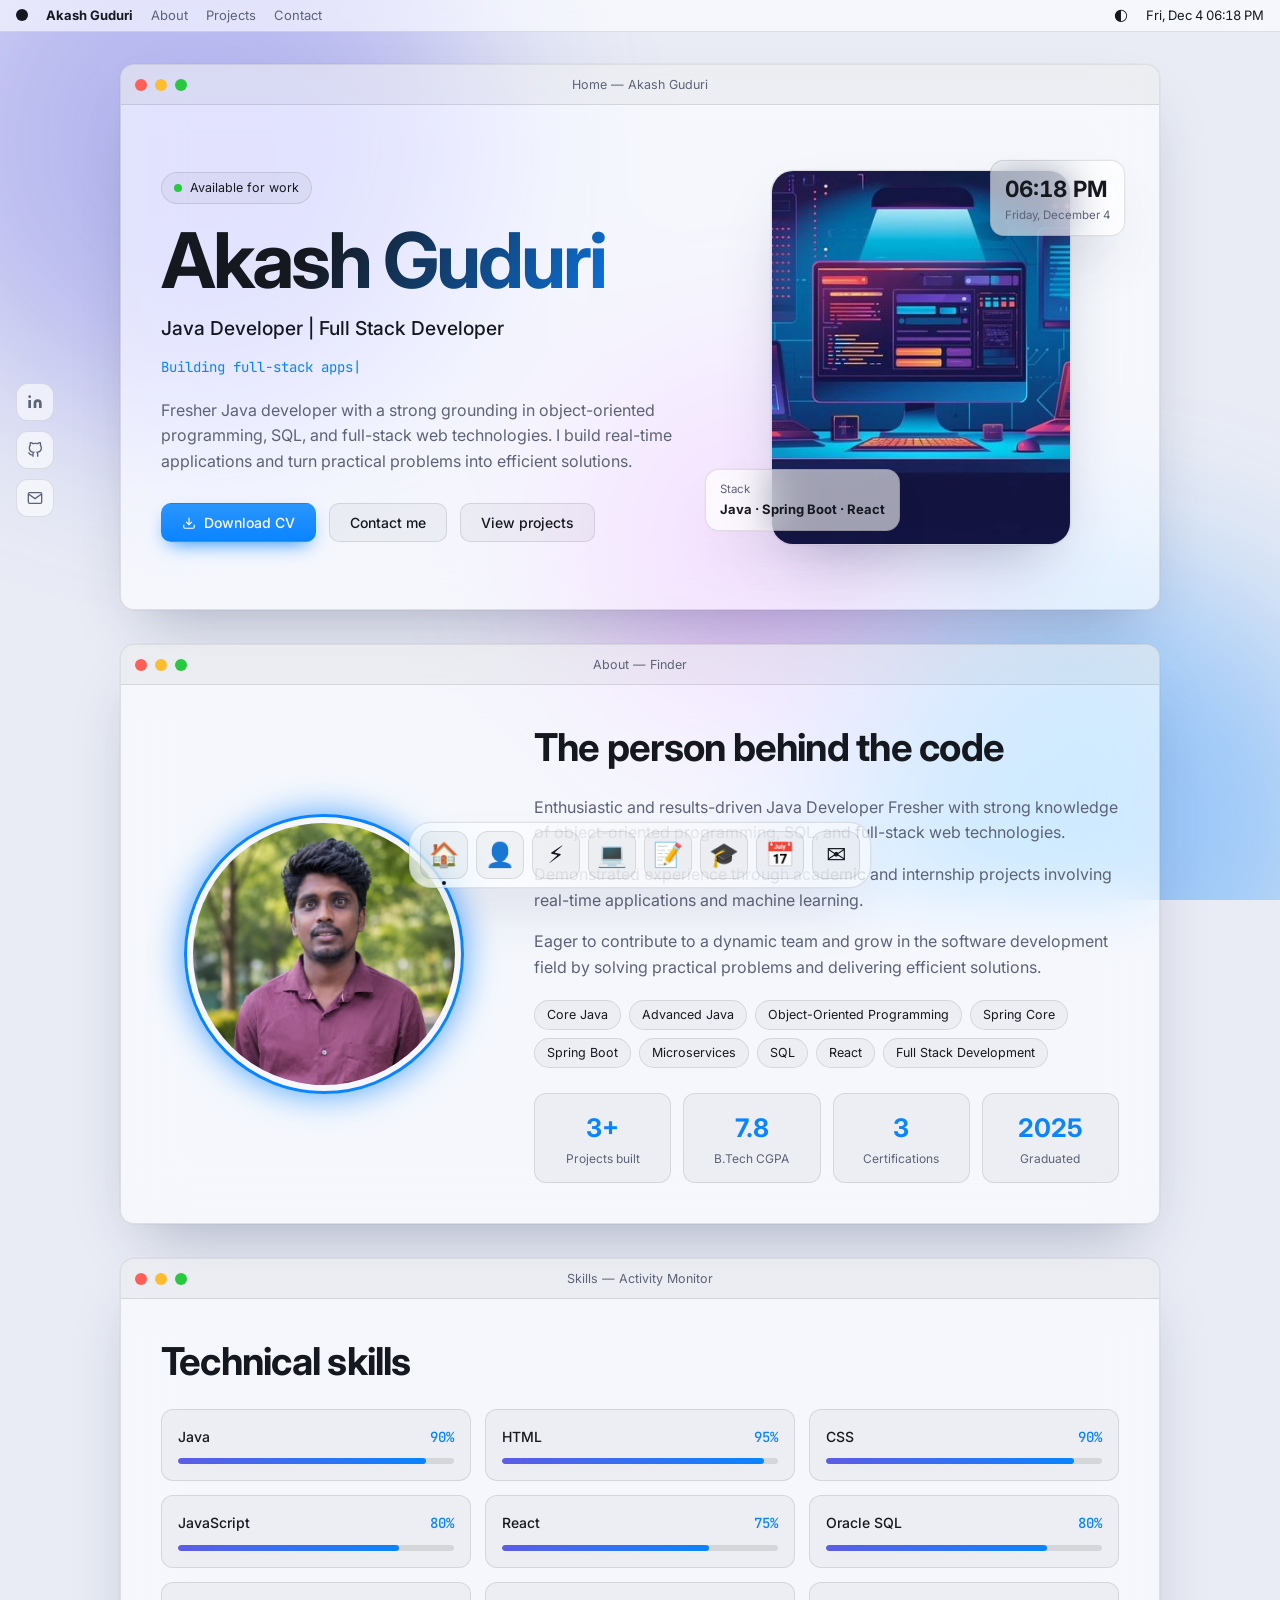
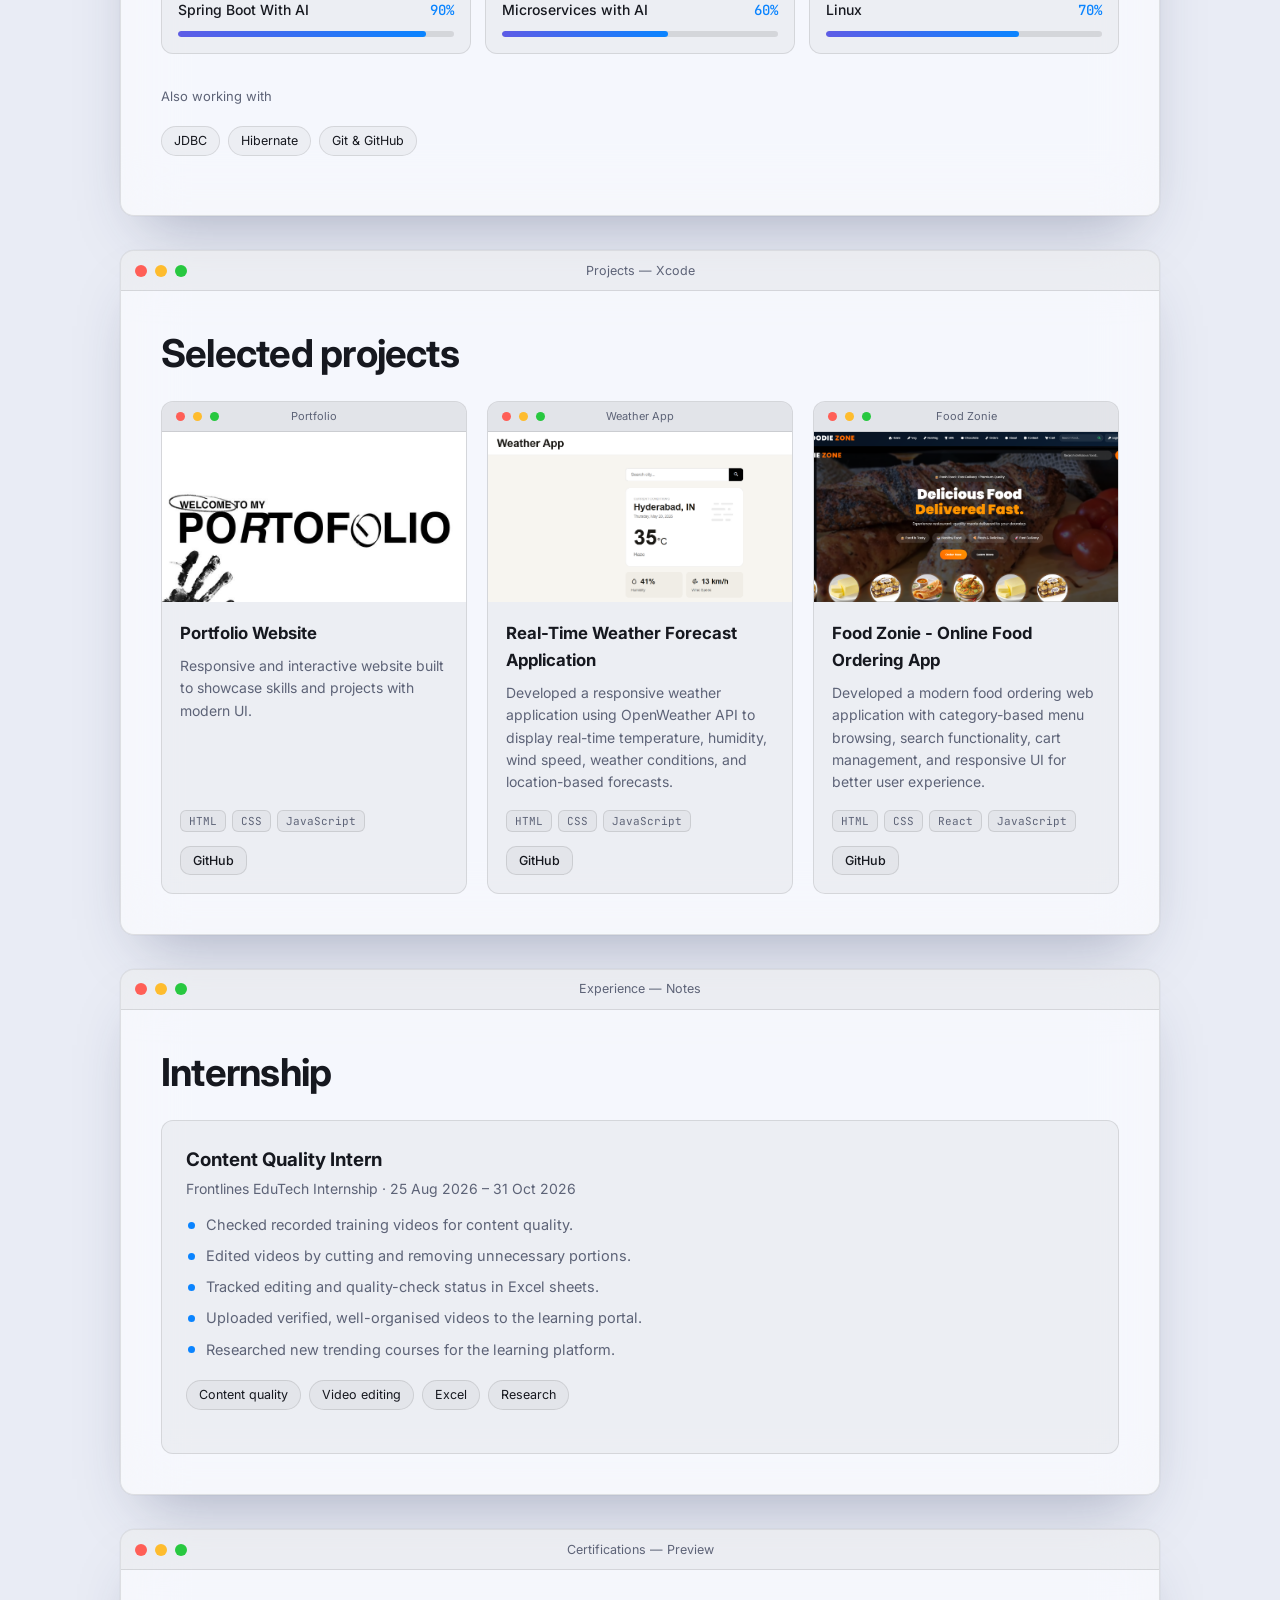
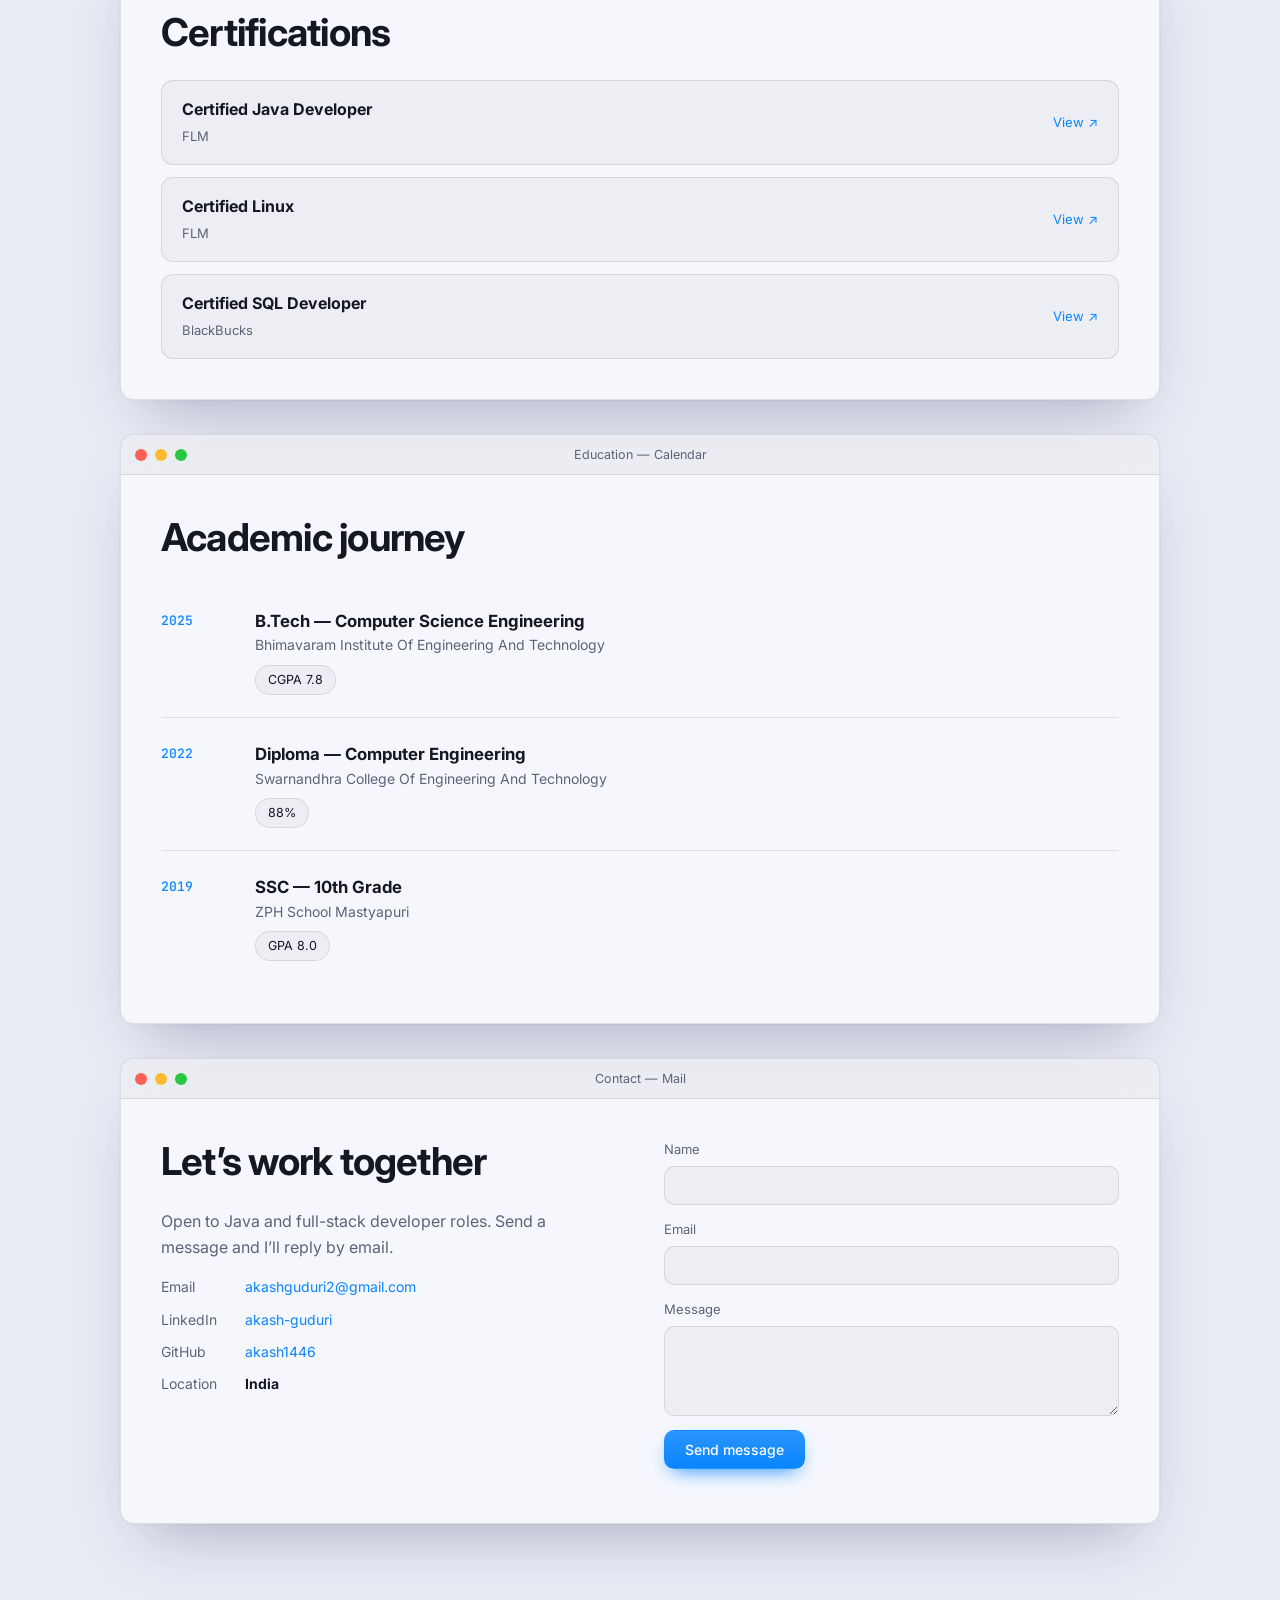
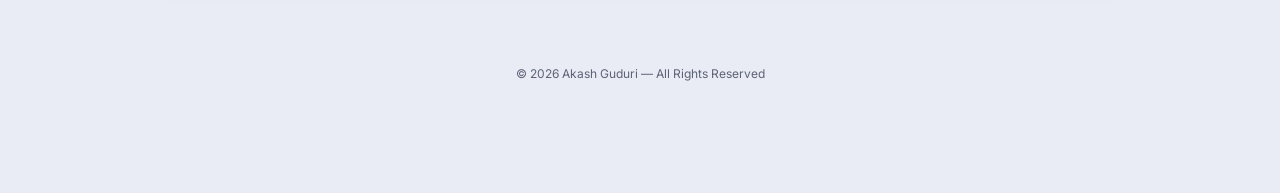
<file: index.html>
<!DOCTYPE html>
<html lang="en" data-theme="dark">

<head>
  <meta charset="UTF-8" />
  <meta name="viewport" content="width=device-width, initial-scale=1.0, viewport-fit=cover" />
  <title>Akash Guduri — Java Full Stack Developer</title>
  <meta name="description" content="Akash Guduri Portfolio - Java Full Stack Developer" />
  <link rel="preconnect" href="https://fonts.googleapis.com" />
  <link rel="preconnect" href="https://fonts.gstatic.com" crossorigin />
  <link
    href="https://fonts.googleapis.com/css2?family=Inter:wght@300;400;500;600;700&family=JetBrains+Mono:wght@400;500&display=swap"
    rel="stylesheet" />
  <link rel="stylesheet" href="style.css" />
</head>

<body>
  <div id="loader">
    <div class="ld-logo"></div>
    <div class="ld-bar"><i></i></div>
  </div>
  <div class="wallpaper" aria-hidden="true"><i></i><i></i><i></i></div>

  <!-- MENU BAR -->
  <header class="menubar">
    <div class="mb-left">
      <span class="apple"></span>
      <b>Akash Guduri</b>
      <a href="#about">About</a><a href="#projects">Projects</a><a href="#contact">Contact</a>
    </div>
    <div class="mb-right">
      <button id="theme" aria-label="Toggle dark and light mode">◐</button>
      <span id="clock"></span>
    </div>
  </header>

  <!-- SOCIAL FLOAT (kept) -->
  <div class="social-float">
    <a href="https://www.linkedin.com/in/akash-guduri/" target="_blank" rel="noopener" title="LinkedIn"
      aria-label="LinkedIn">
      <svg width="16" height="16" viewBox="0 0 24 24" fill="currentColor">
        <path d="M16 8a6 6 0 0 1 6 6v7h-4v-7a2 2 0 0 0-2-2 2 2 0 0 0-2 2v7h-4v-7a6 6 0 0 1 6-6z" />
        <rect x="2" y="9" width="4" height="12" />
        <circle cx="4" cy="4" r="2" />
      </svg>
    </a>
    <a href="https://github.com/akash1446" target="_blank" rel="noopener" title="GitHub" aria-label="GitHub">
      <svg width="16" height="16" viewBox="0 0 24 24" fill="none" stroke="currentColor" stroke-width="2">
        <path
          d="M9 19c-5 1.5-5-2.5-7-3m14 6v-3.87a3.37 3.37 0 0 0-.94-2.61c3.14-.35 6.44-1.54 6.44-7A5.44 5.44 0 0 0 20 4.77 5.07 5.07 0 0 0 19.91 1S18.73.65 16 2.48a13.38 13.38 0 0 0-7 0C6.27.65 5.09 1 5.09 1A5.07 5.07 0 0 0 5 4.77a5.44 5.44 0 0 0-1.5 3.78c0 5.42 3.3 6.61 6.44 7A3.37 3.37 0 0 0 9 18.13V22" />
      </svg>
    </a>
    <a href="mailto:akashguduri2@gmail.com" title="Email" aria-label="Email">
      <svg width="16" height="16" viewBox="0 0 24 24" fill="none" stroke="currentColor" stroke-width="2">
        <path d="M4 4h16c1.1 0 2 .9 2 2v12c0 1.1-.9 2-2 2H4c-1.1 0-2-.9-2-2V6c0-1.1.9-2 2-2z" />
        <polyline points="22,6 12,13 2,6" />
      </svg>
    </a>
  </div>

  <main>
    <!-- HOME -->
    <section id="home" class="win hero">
      <div class="tb"><i class="r"></i><i class="y"></i><i class="g"></i><span>Home — Akash Guduri</span></div>
      <div class="wb hero-grid">
        <div class="hero-left">
          <div class="pill"><i class="dot"></i>Available for work</div>
          <h1>Akash Guduri</h1>
          <p class="hero-role">Java Developer | Full Stack Developer</p>
          <div class="hero-typed" id="typed-el"></div>
          <p class="lead">Fresher Java developer with a strong grounding in object-oriented programming, SQL, and
            full-stack web technologies. I build real-time applications and turn practical problems into efficient
            solutions.</p>
          <div class="btn-group">
            <a href="Images/Akash_Guduri_JFS.docx" download class="btn btn-primary">
              <svg width="14" height="14" viewBox="0 0 24 24" fill="none" stroke="currentColor" stroke-width="2">
                <path d="M21 15v4a2 2 0 0 1-2 2H5a2 2 0 0 1-2-2v-4" />
                <polyline points="7 10 12 15 17 10" />
                <line x1="12" y1="15" x2="12" y2="3" />
              </svg>
              Download CV
            </a>
            <a href="#contact" class="btn btn-ghost">Contact me</a>
            <a href="#projects" class="btn btn-ghost">View projects</a>
          </div>
        </div>
        <div class="hero-right">
          <div class="hero-img-wrap">
            <img src="Images/developer.jpg" alt="Akash Guduri"
              onerror="this.parentNode.innerHTML='<div class=\'ph\'><span>AG</span></div>'" />
          </div>
          <div class="widget w-clock"><b id="w-time"></b><small id="w-date"></small></div>
          <div class="widget w-stack"><small>Stack</small><b>Java · Spring Boot · React</b></div>
        </div>
      </div>
    </section>

    <!-- ABOUT -->
    <section id="about" class="win">
      <div class="tb"><i class="r"></i><i class="y"></i><i class="g"></i><span>About — Finder</span></div>
      <div class="wb about-grid">
        <div class="about-photo fade-in">
          <img src="Images/Akasim.png" alt="Akash Guduri"
            onerror="this.parentNode.innerHTML='<div class=\'ph\'><span>AG</span></div>'" />
        </div>
        <div class="fade-in">
          <h2 class="title">The person behind the code</h2>
          <p>Enthusiastic and results-driven Java Developer Fresher with strong knowledge of object-oriented
            programming, SQL, and full-stack web technologies.</p>
          <p>Demonstrated experience through academic and internship projects involving real-time applications and
            machine learning.</p>
          <p>Eager to contribute to a dynamic team and grow in the software development field by solving practical
            problems and delivering efficient solutions.</p>
          <div class="chips" id="focus"></div>
          <div class="about-stats">
            <div class="stat-item">
              <div class="stat-num">3+</div>
              <div class="stat-label">Projects built</div>
            </div>
            <div class="stat-item">
              <div class="stat-num">7.8</div>
              <div class="stat-label">B.Tech CGPA</div>
            </div>
            <div class="stat-item">
              <div class="stat-num">3</div>
              <div class="stat-label">Certifications</div>
            </div>
            <div class="stat-item">
              <div class="stat-num">2025</div>
              <div class="stat-label">Graduated</div>
            </div>
          </div>
        </div>
      </div>
    </section>

    <!-- SKILLS -->
    <section id="skills" class="win">
      <div class="tb"><i class="r"></i><i class="y"></i><i class="g"></i><span>Skills — Activity Monitor</span></div>
      <div class="wb">
        <h2 class="title">Technical skills</h2>
        <div class="skills-grid" id="skill-list"></div>
        <p class="sub">Also working with</p>
        <div class="chips" id="more-skills"></div>
      </div>
    </section>

    <!-- PROJECTS -->
    <section id="projects" class="win">
      <div class="tb"><i class="r"></i><i class="y"></i><i class="g"></i><span>Projects — Xcode</span></div>
      <div class="wb">
        <h2 class="title">Selected projects</h2>
        <div class="projects-grid" id="project-list"></div>
      </div>
    </section>

    <!-- EXPERIENCE -->
    <section id="experience" class="win">
      <div class="tb"><i class="r"></i><i class="y"></i><i class="g"></i><span>Experience — Notes</span></div>
      <div class="wb">
        <h2 class="title">Internship</h2>
        <div class="card fade-in">
          <h3>Content Quality Intern</h3>
          <p class="inst">Frontlines EduTech Internship · 25 Aug 2026 – 31 Oct 2026</p>
          <ul class="points">
            <li>Checked recorded training videos for content quality.</li>
            <li>Edited videos by cutting and removing unnecessary portions.</li>
            <li>Tracked editing and quality-check status in Excel sheets.</li>
            <li>Uploaded verified, well-organised videos to the learning portal.</li>
            <li>Researched new trending courses for the learning platform.</li>
          </ul>
          <div class="chips"><span class="chip">Content quality</span><span class="chip">Video editing</span><span
              class="chip">Excel</span><span class="chip">Research</span></div>
          <!-- TODO: add the company name next to the role when you want it shown -->
        </div>
      </div>
    </section>

    <!-- CERTIFICATIONS -->
    <section id="certifications" class="win">
      <div class="tb"><i class="r"></i><i class="y"></i><i class="g"></i><span>Certifications — Preview</span></div>
      <div class="wb">
        <h2 class="title">Certifications</h2>
        <div class="cert-list" id="cert-list"></div>
      </div>
    </section>

    <!-- EDUCATION -->
    <section id="education" class="win">
      <div class="tb"><i class="r"></i><i class="y"></i><i class="g"></i><span>Education — Calendar</span></div>
      <div class="wb">
        <h2 class="title">Academic journey</h2>
        <div class="edu-list">
          <div class="edu-item fade-in">
            <div class="edu-year">2025</div>
            <div>
              <h3>B.Tech — Computer Science Engineering</h3>
              <p class="inst">Bhimavaram Institute Of Engineering And Technology</p><span class="chip">CGPA 7.8</span>
            </div>
          </div>
          <div class="edu-item fade-in">
            <div class="edu-year">2022</div>
            <div>
              <h3>Diploma — Computer Engineering</h3>
              <p class="inst">Swarnandhra College Of Engineering And Technology</p><span class="chip">88%</span>
            </div>
          </div>
          <div class="edu-item fade-in">
            <div class="edu-year">2019</div>
            <div>
              <h3>SSC — 10th Grade</h3>
              <p class="inst">ZPH School Mastyapuri</p><span class="chip">GPA 8.0</span>
            </div>
          </div>
        </div>
      </div>
    </section>

    <!-- CONTACT -->
    <section id="contact" class="win">
      <div class="tb"><i class="r"></i><i class="y"></i><i class="g"></i><span>Contact — Mail</span></div>
      <div class="wb contact-grid">
        <div>
          <h2 class="title">Let’s work together</h2>
          <p>Open to Java and full-stack developer roles. Send a message and I’ll reply by email.</p>
          <ul class="contact-list">
            <li><span>Email</span><a href="mailto:akashguduri2@gmail.com">akashguduri2@gmail.com</a></li>
            <li><span>LinkedIn</span><a href="https://www.linkedin.com/in/akash-guduri/" target="_blank"
                rel="noopener">akash-guduri</a></li>
            <li><span>GitHub</span><a href="https://github.com/akash1446" target="_blank" rel="noopener">akash1446</a>
            </li>
            <li><span>Location</span><b>India</b></li>
          </ul>
        </div>
        <form id="contact-form" class="form">
          <label>Name<input name="name" required autocomplete="name" /></label>
          <label>Email<input name="email" type="email" required autocomplete="email" /></label>
          <label>Message<textarea name="msg" rows="4" required></textarea></label>
          <button class="btn btn-primary" type="submit">Send message</button>
          <small id="form-note"></small>
        </form>
      </div>
    </section>
  </main>

  <footer>© 2026 Akash Guduri — All Rights Reserved</footer>

  <!-- DOCK -->
  <nav class="dock" id="dock" aria-label="Main navigation"></nav>

  <script src="script.js"></script>
</body>

</html>
</file>
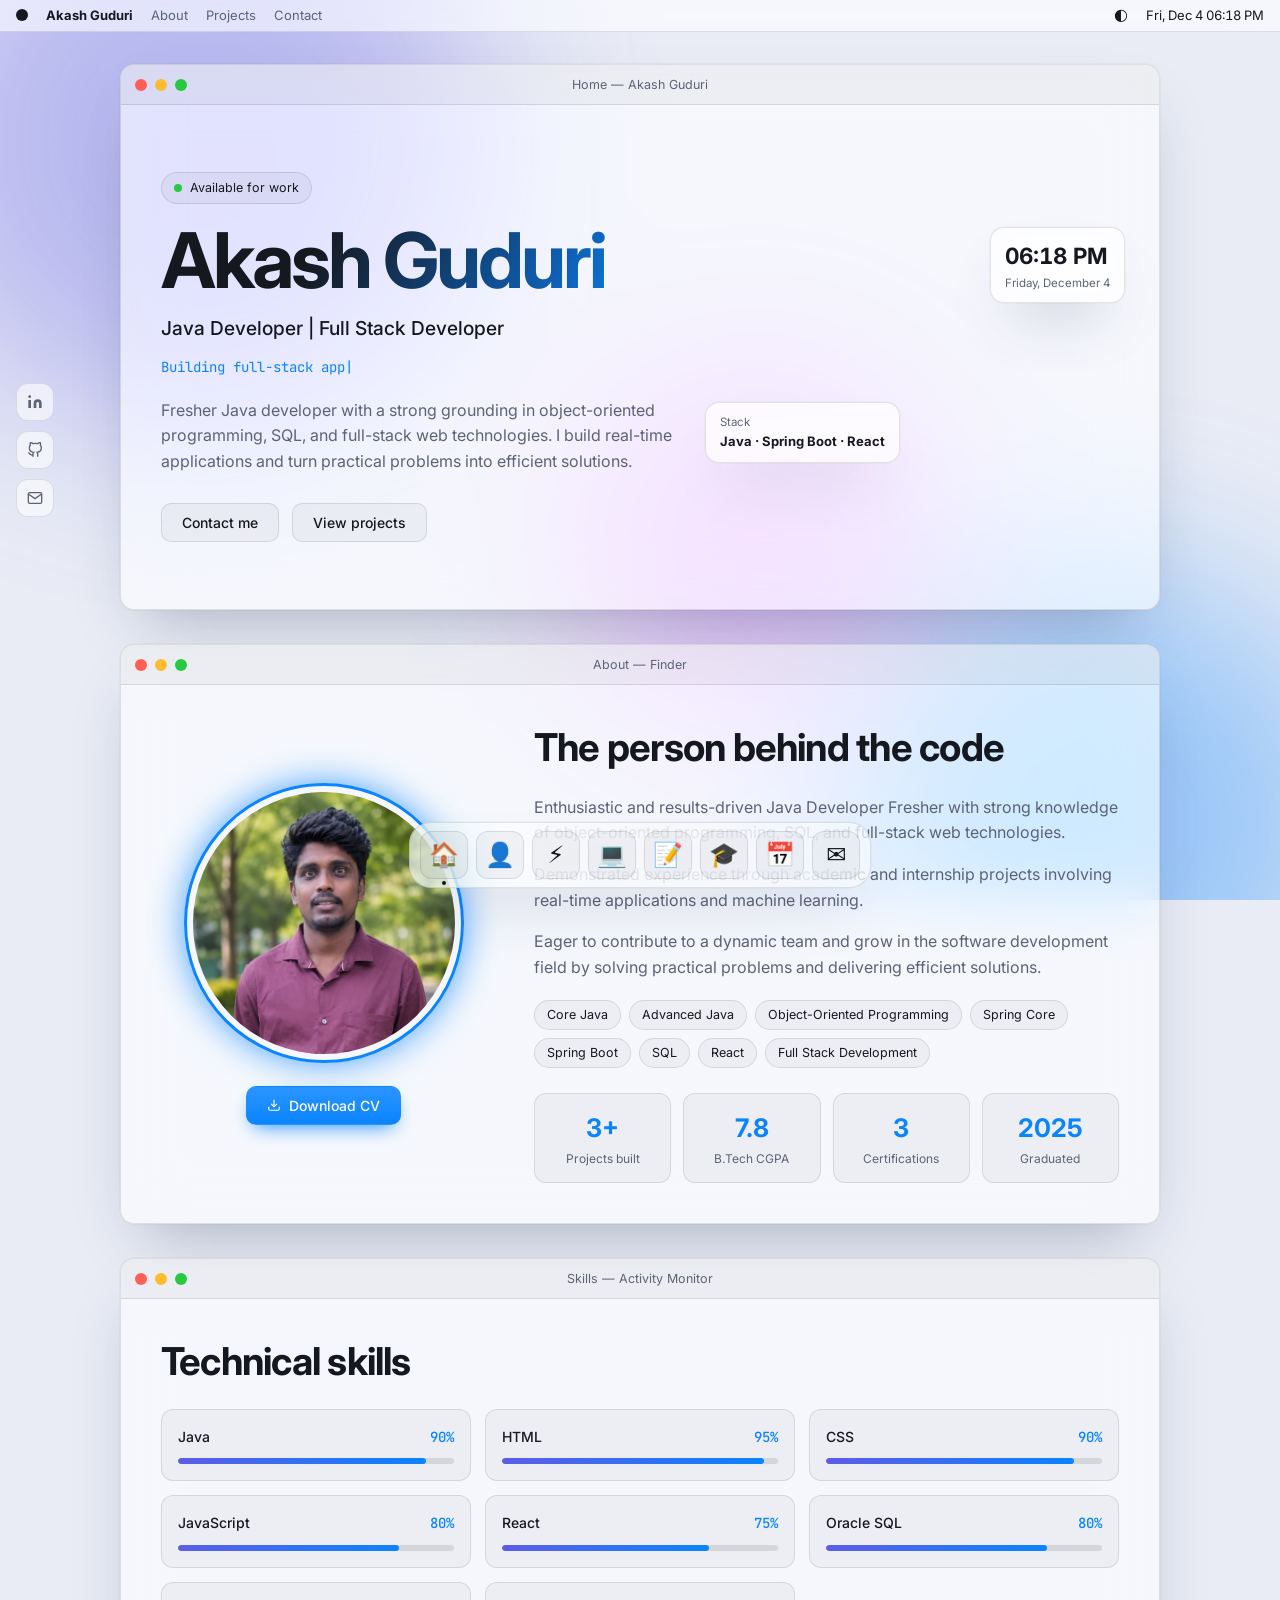
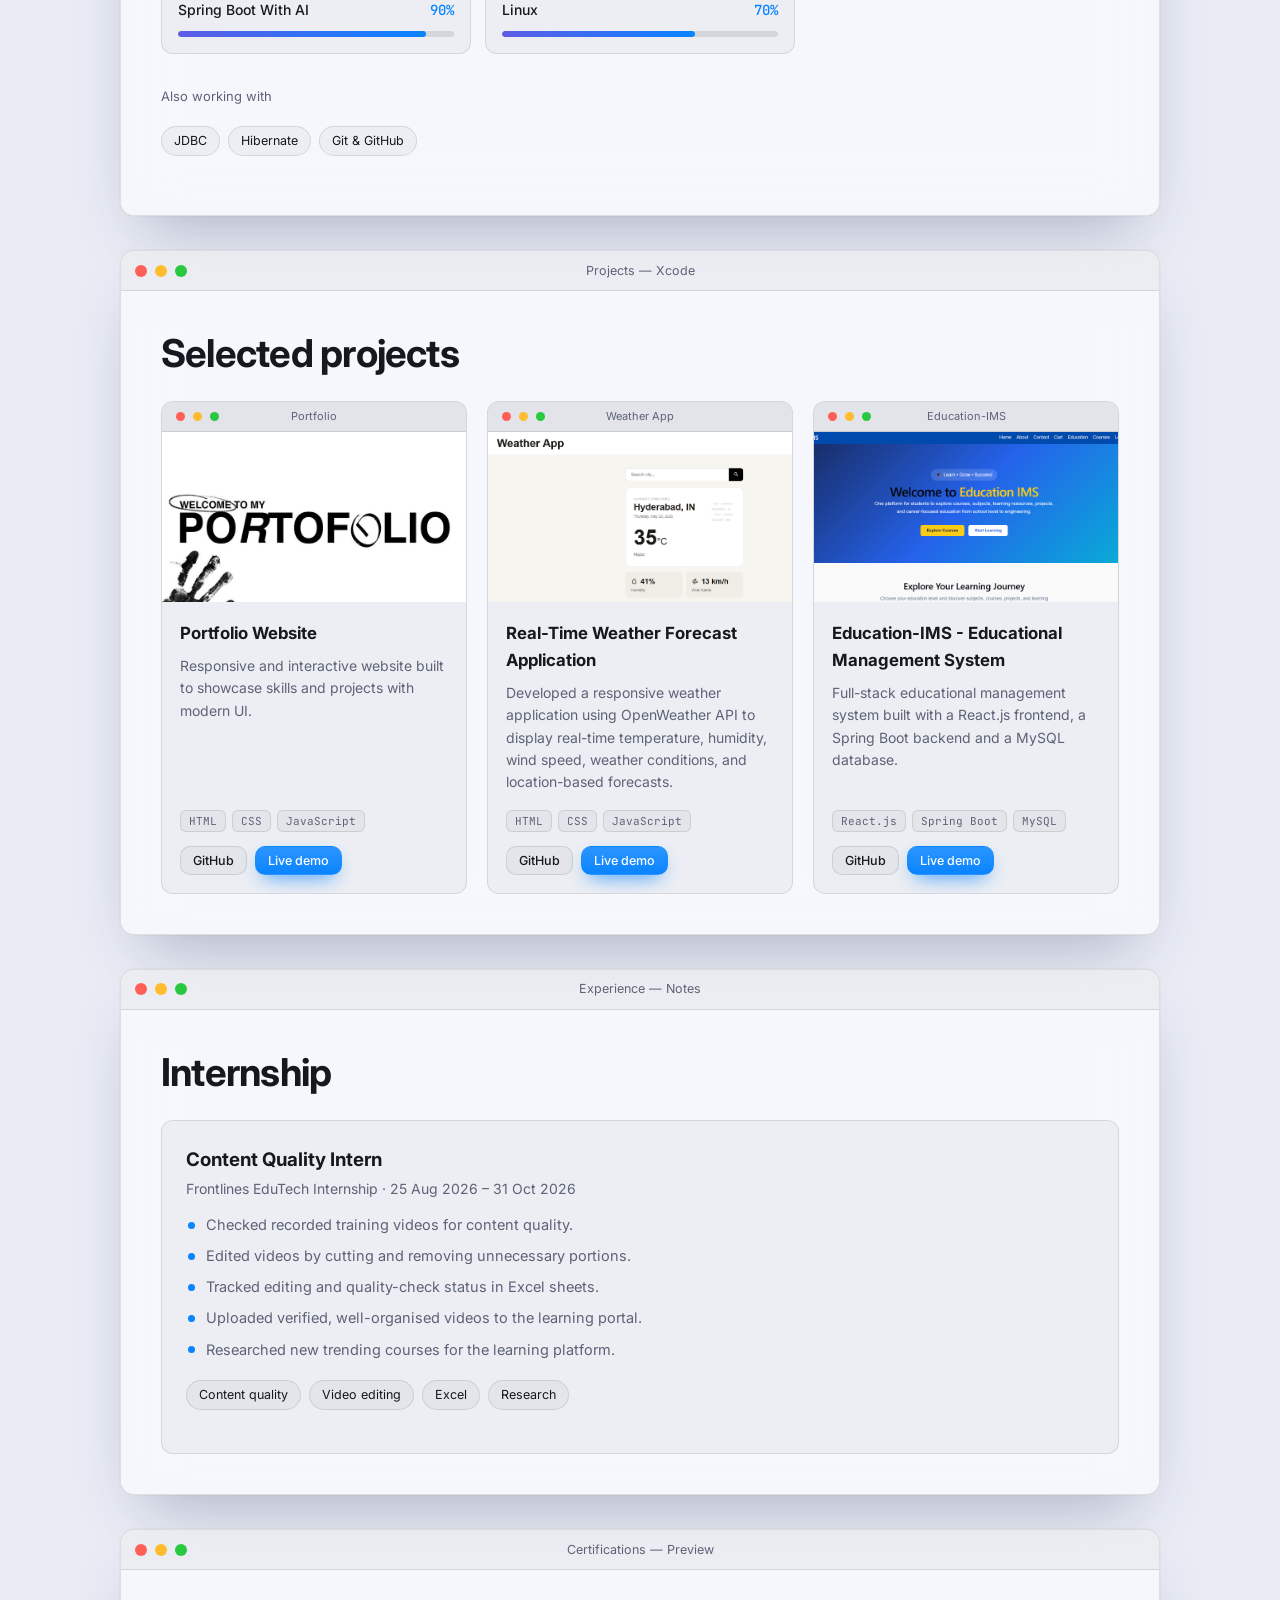
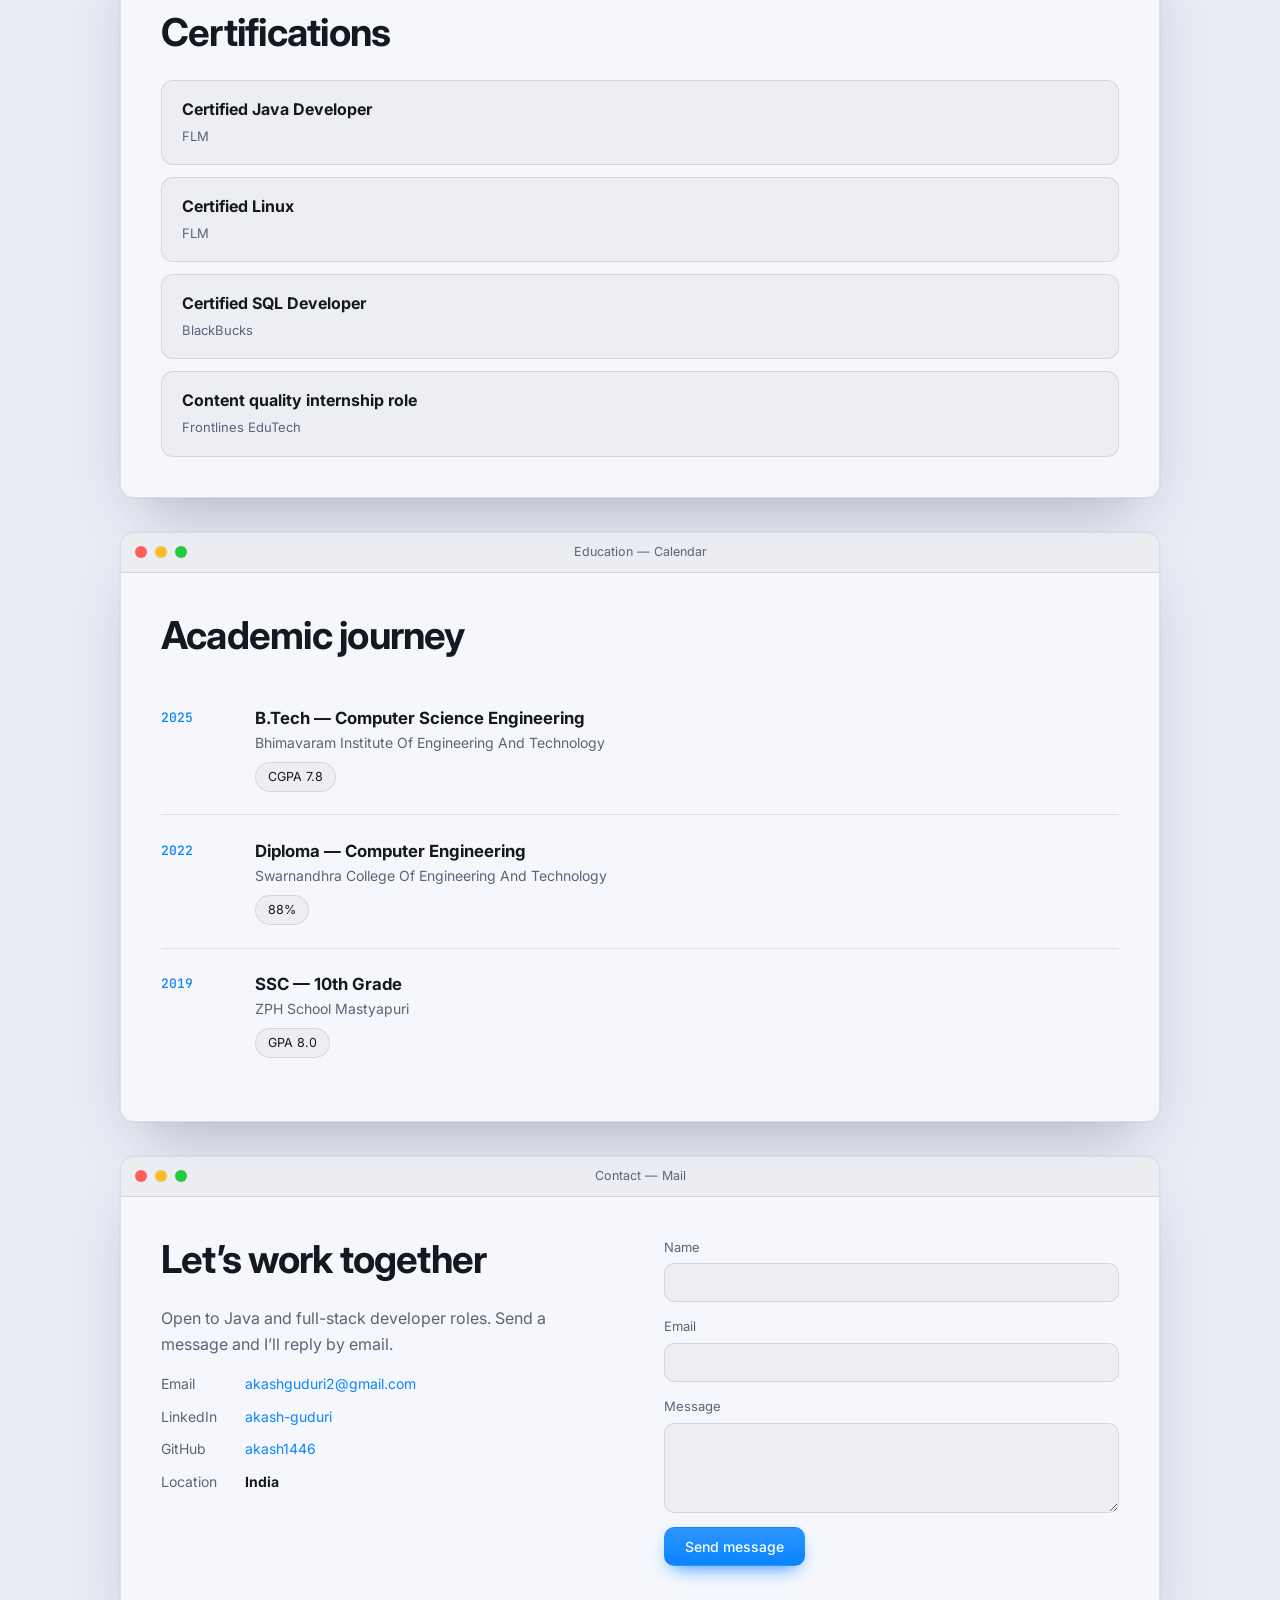
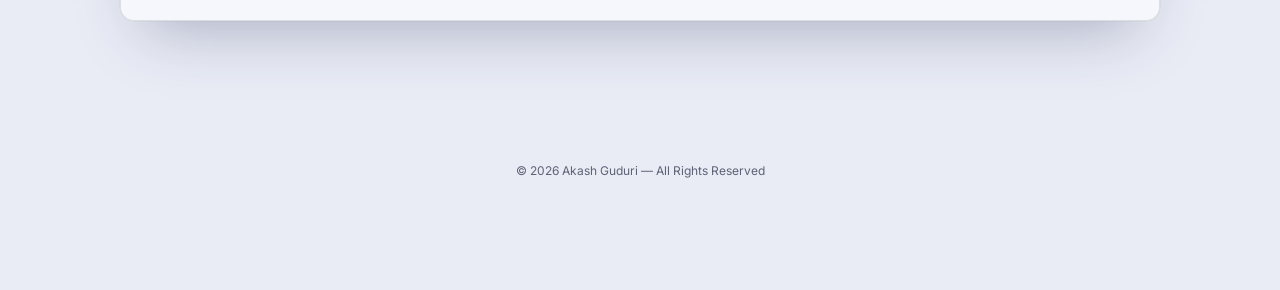
<file: target/classes/static/index.html>
<!DOCTYPE html>
<html lang="en" data-theme="dark">

<head>
  <meta charset="UTF-8" />
  <meta name="viewport" content="width=device-width, initial-scale=1.0, viewport-fit=cover" />
  <title>Akash Guduri — Java Full Stack Developer</title>
  <meta name="description" content="Akash Guduri Portfolio - Java Full Stack Developer" />
  <link rel="preconnect" href="https://fonts.googleapis.com" />
  <link rel="preconnect" href="https://fonts.gstatic.com" crossorigin />
  <link
    href="https://fonts.googleapis.com/css2?family=Inter:wght@300;400;500;600;700&family=JetBrains+Mono:wght@400;500&display=swap"
    rel="stylesheet" />
  <link rel="stylesheet" href="style.css" />
</head>

<body>
  <div id="loader">
    <div class="ld-logo"></div>
    <div class="ld-bar"><i></i></div>
  </div>
  <div class="wallpaper" aria-hidden="true"><i></i><i></i><i></i></div>

  <!-- MENU BAR -->
  <header class="menubar">
    <div class="mb-left">
      <span class="apple"></span>
      <b>Akash Guduri</b>
      <a href="#about">About</a><a href="#projects">Projects</a><a href="#contact">Contact</a>
    </div>
    <div class="mb-right">
      <button id="theme" aria-label="Toggle dark and light mode">◐</button>
      <span id="clock"></span>
    </div>
  </header>

  <!-- SOCIAL FLOAT (kept) -->
  <div class="social-float">
    <a href="https://www.linkedin.com/in/akash-guduri/" target="_blank" rel="noopener" title="LinkedIn"
      aria-label="LinkedIn">
      <svg width="16" height="16" viewBox="0 0 24 24" fill="currentColor">
        <path d="M16 8a6 6 0 0 1 6 6v7h-4v-7a2 2 0 0 0-2-2 2 2 0 0 0-2 2v7h-4v-7a6 6 0 0 1 6-6z" />
        <rect x="2" y="9" width="4" height="12" />
        <circle cx="4" cy="4" r="2" />
      </svg>
    </a>
    <a href="https://github.com/akash1446" target="_blank" rel="noopener" title="GitHub" aria-label="GitHub">
      <svg width="16" height="16" viewBox="0 0 24 24" fill="none" stroke="currentColor" stroke-width="2">
        <path
          d="M9 19c-5 1.5-5-2.5-7-3m14 6v-3.87a3.37 3.37 0 0 0-.94-2.61c3.14-.35 6.44-1.54 6.44-7A5.44 5.44 0 0 0 20 4.77 5.07 5.07 0 0 0 19.91 1S18.73.65 16 2.48a13.38 13.38 0 0 0-7 0C6.27.65 5.09 1 5.09 1A5.07 5.07 0 0 0 5 4.77a5.44 5.44 0 0 0-1.5 3.78c0 5.42 3.3 6.61 6.44 7A3.37 3.37 0 0 0 9 18.13V22" />
      </svg>
    </a>
    <a href="mailto:akashguduri2@gmail.com" title="Email" aria-label="Email">
      <svg width="16" height="16" viewBox="0 0 24 24" fill="none" stroke="currentColor" stroke-width="2">
        <path d="M4 4h16c1.1 0 2 .9 2 2v12c0 1.1-.9 2-2 2H4c-1.1 0-2-.9-2-2V6c0-1.1.9-2 2-2z" />
        <polyline points="22,6 12,13 2,6" />
      </svg>
    </a>
  </div>

  <main>
    <!-- HOME -->
    <section id="home" class="win hero">
      <div class="tb"><i class="r"></i><i class="y"></i><i class="g"></i><span>Home — Akash Guduri</span></div>
      <div class="wb hero-grid">
        <div class="hero-left">
          <div class="pill"><i class="dot"></i>Available for work</div>
          <h1>Akash Guduri</h1>
          <p class="hero-role">Java Developer | Full Stack Developer</p>
          <div class="hero-typed" id="typed-el"></div>
          <p class="lead">Fresher Java developer with a strong grounding in object-oriented programming, SQL, and
            full-stack web technologies. I build real-time applications and turn practical problems into efficient
            solutions.</p>
          <div class="btn-group">
            <a href="#contact" class="btn btn-ghost">Contact me</a>
            <a href="#projects" class="btn btn-ghost">View projects</a>
          </div>
        </div>
        <div class="hero-right">
          <div class="widget w-clock"><b id="w-time"></b><small id="w-date"></small></div>
          <div class="widget w-stack"><small>Stack</small><b>Java · Spring Boot · React</b></div>
        </div>
      </div>
    </section>

    <!-- ABOUT -->
    <section id="about" class="win">
      <div class="tb"><i class="r"></i><i class="y"></i><i class="g"></i><span>About — Finder</span></div>
      <div class="wb about-grid">
        <div class="about-side fade-in">
          <div class="about-photo">
            <img src="Images/Akasim.png" alt="Akash Guduri"
              onerror="this.parentNode.innerHTML='<div class=\'ph\'><span>AG</span></div>'" />
          </div>
          <a href="Images/Akash_Guduri_JFS.docx" download class="btn btn-primary">
            <svg width="14" height="14" viewBox="0 0 24 24" fill="none" stroke="currentColor" stroke-width="2">
              <path d="M21 15v4a2 2 0 0 1-2 2H5a2 2 0 0 1-2-2v-4" />
              <polyline points="7 10 12 15 17 10" />
              <line x1="12" y1="15" x2="12" y2="3" />
            </svg>
            Download CV
          </a>
        </div>
        <div class="fade-in">
          <h2 class="title">The person behind the code</h2>
          <p>Enthusiastic and results-driven Java Developer Fresher with strong knowledge of object-oriented
            programming, SQL, and full-stack web technologies.</p>
          <p>Demonstrated experience through academic and internship projects involving real-time applications and
            machine learning.</p>
          <p>Eager to contribute to a dynamic team and grow in the software development field by solving practical
            problems and delivering efficient solutions.</p>
          <div class="chips" id="focus"></div>
          <div class="about-stats">
            <div class="stat-item">
              <div class="stat-num">3+</div>
              <div class="stat-label">Projects built</div>
            </div>
            <div class="stat-item">
              <div class="stat-num">7.8</div>
              <div class="stat-label">B.Tech CGPA</div>
            </div>
            <div class="stat-item">
              <div class="stat-num">3</div>
              <div class="stat-label">Certifications</div>
            </div>
            <div class="stat-item">
              <div class="stat-num">2025</div>
              <div class="stat-label">Graduated</div>
            </div>
          </div>
        </div>
      </div>
    </section>

    <!-- SKILLS -->
    <section id="skills" class="win">
      <div class="tb"><i class="r"></i><i class="y"></i><i class="g"></i><span>Skills — Activity Monitor</span></div>
      <div class="wb">
        <h2 class="title">Technical skills</h2>
        <div class="skills-grid" id="skill-list"></div>
        <p class="sub">Also working with</p>
        <div class="chips" id="more-skills"></div>
      </div>
    </section>

    <!-- PROJECTS -->
    <section id="projects" class="win">
      <div class="tb"><i class="r"></i><i class="y"></i><i class="g"></i><span>Projects — Xcode</span></div>
      <div class="wb">
        <h2 class="title">Selected projects</h2>
        <div class="projects-grid" id="project-list"></div>
      </div>
    </section>

    <!-- EXPERIENCE -->
    <section id="experience" class="win">
      <div class="tb"><i class="r"></i><i class="y"></i><i class="g"></i><span>Experience — Notes</span></div>
      <div class="wb">
        <h2 class="title">Internship</h2>
        <div class="card fade-in">
          <h3>Content Quality Intern</h3>
          <p class="inst">Frontlines EduTech Internship · 25 Aug 2026 – 31 Oct 2026</p>
          <ul class="points">
            <li>Checked recorded training videos for content quality.</li>
            <li>Edited videos by cutting and removing unnecessary portions.</li>
            <li>Tracked editing and quality-check status in Excel sheets.</li>
            <li>Uploaded verified, well-organised videos to the learning portal.</li>
            <li>Researched new trending courses for the learning platform.</li>
          </ul>
          <div class="chips"><span class="chip">Content quality</span><span class="chip">Video editing</span><span
              class="chip">Excel</span><span class="chip">Research</span></div>
        </div>
      </div>
    </section>

    <!-- CERTIFICATIONS -->
    <section id="certifications" class="win">
      <div class="tb"><i class="r"></i><i class="y"></i><i class="g"></i><span>Certifications — Preview</span></div>
      <div class="wb">
        <h2 class="title">Certifications</h2>
        <div class="cert-list" id="cert-list"></div>
      </div>
    </section>

    <!-- EDUCATION -->
    <section id="education" class="win">
      <div class="tb"><i class="r"></i><i class="y"></i><i class="g"></i><span>Education — Calendar</span></div>
      <div class="wb">
        <h2 class="title">Academic journey</h2>
        <div class="edu-list">
          <div class="edu-item fade-in">
            <div class="edu-year">2025</div>
            <div>
              <h3>B.Tech — Computer Science Engineering</h3>
              <p class="inst">Bhimavaram Institute Of Engineering And Technology</p><span class="chip">CGPA 7.8</span>
            </div>
          </div>
          <div class="edu-item fade-in">
            <div class="edu-year">2022</div>
            <div>
              <h3>Diploma — Computer Engineering</h3>
              <p class="inst">Swarnandhra College Of Engineering And Technology</p><span class="chip">88%</span>
            </div>
          </div>
          <div class="edu-item fade-in">
            <div class="edu-year">2019</div>
            <div>
              <h3>SSC — 10th Grade</h3>
              <p class="inst">ZPH School Mastyapuri</p><span class="chip">GPA 8.0</span>
            </div>
          </div>
        </div>
      </div>
    </section>

    <!-- CONTACT -->
    <section id="contact" class="win">
      <div class="tb"><i class="r"></i><i class="y"></i><i class="g"></i><span>Contact — Mail</span></div>
      <div class="wb contact-grid">
        <div>
          <h2 class="title">Let’s work together</h2>
          <p>Open to Java and full-stack developer roles. Send a message and I’ll reply by email.</p>
          <ul class="contact-list">
            <li><span>Email</span><a href="mailto:akashguduri2@gmail.com">akashguduri2@gmail.com</a></li>
            <li><span>LinkedIn</span><a href="https://www.linkedin.com/in/akash-guduri/" target="_blank"
                rel="noopener">akash-guduri</a></li>
            <li><span>GitHub</span><a href="https://github.com/akash1446" target="_blank" rel="noopener">akash1446</a>
            </li>
            <li><span>Location</span><b>India</b></li>
          </ul>
          <a id="wa-btn" class="btn" target="_blank" rel="noopener" hidden>Chat on WhatsApp</a>
        </div>
        <form id="contact-form" class="form">
          <input class="hp" name="website" tabindex="-1" autocomplete="off" aria-hidden="true" />
          <label>Name<input name="name" required autocomplete="name" /></label>
          <label>Email<input name="email" type="email" required autocomplete="email" /></label>
          <label>Message<textarea name="message" rows="4" required></textarea></label>
          <button class="btn btn-primary" type="submit">Send message</button>
          <small id="form-note"></small>
        </form>
      </div>
    </section>
  </main>

  <footer>© 2026 Akash Guduri — All Rights Reserved</footer>

  <!-- DOCK -->
  <nav class="dock" id="dock" aria-label="Main navigation"></nav>

  <script src="script.js"></script>
</body>

</html>
</file>
<file: style.css>
*,*::before,*::after{box-sizing:border-box;margin:0;padding:0}
:root{
  --bg:#0b0d14;--glass:rgba(30,32,44,.55);--glass2:rgba(255,255,255,.06);--bar:rgba(20,22,32,.6);
  --text:#f2f3f7;--muted:#9aa0b4;--border:rgba(255,255,255,.12);--accent:#0a84ff;--accent2:#5e5ce6;
  --shadow:0 30px 70px -20px rgba(0,0,0,.6),0 0 0 .5px rgba(255,255,255,.08);
  --sans:'Inter',-apple-system,BlinkMacSystemFont,'SF Pro Text',system-ui,sans-serif;--mono:'JetBrains Mono',ui-monospace,monospace;
}
[data-theme=light]{
  --bg:#e9ecf5;--glass:rgba(255,255,255,.6);--glass2:rgba(0,0,0,.04);--bar:rgba(255,255,255,.6);
  --text:#16181f;--muted:#5d6377;--border:rgba(0,0,0,.1);--shadow:0 30px 60px -25px rgba(40,50,90,.35),0 0 0 .5px rgba(0,0,0,.06);
}
html{scroll-behavior:smooth;scroll-padding-top:60px}
body{background:var(--bg);color:var(--text);font-family:var(--sans);line-height:1.6;overflow-x:hidden;transition:background .4s,color .4s;-webkit-font-smoothing:antialiased}
a{color:inherit}
.wallpaper{position:fixed;inset:0;z-index:-1;overflow:hidden}
.wallpaper i{position:absolute;border-radius:50%;filter:blur(90px);opacity:.55}
.wallpaper i:nth-child(1){width:46vw;height:46vw;background:#5e5ce6;top:-12vw;left:-8vw}
.wallpaper i:nth-child(2){width:40vw;height:40vw;background:#0a84ff;bottom:-14vw;right:-6vw}
.wallpaper i:nth-child(3){width:28vw;height:28vw;background:#bf5af2;top:40%;left:45%;opacity:.3}
[data-theme=light] .wallpaper i{opacity:.35}

/* loader */
#loader{position:fixed;inset:0;z-index:999;background:#000;display:grid;place-content:center;justify-items:center;gap:28px;transition:opacity .6s .1s,visibility .6s .1s}
#loader.done{opacity:0;visibility:hidden}
.ld-logo{width:64px;height:64px;border-radius:16px;background:linear-gradient(135deg,var(--accent),var(--accent2));box-shadow:0 0 50px rgba(10,132,255,.5)}
.ld-bar{width:160px;height:4px;border-radius:4px;background:#333;overflow:hidden}
.ld-bar i{display:block;height:100%;width:0;background:#fff;animation:ld 1.1s ease forwards}
@keyframes ld{to{width:100%}}

/* menu bar */
.menubar{position:fixed;top:0;left:0;right:0;height:32px;z-index:100;display:flex;justify-content:space-between;align-items:center;padding:0 16px;font-size:13px;background:var(--bar);backdrop-filter:blur(24px) saturate(1.6);-webkit-backdrop-filter:blur(24px) saturate(1.6);border-bottom:1px solid var(--border)}
.mb-left,.mb-right{display:flex;align-items:center;gap:18px}
.mb-left a{text-decoration:none;color:var(--muted);transition:color .2s}
.mb-left a:hover{color:var(--text)}
.apple{width:12px;height:12px;border-radius:50%;background:var(--text);display:inline-block}
#theme{background:none;border:0;color:var(--text);font-size:16px;cursor:pointer;line-height:1}
#clock{font-variant-numeric:tabular-nums}

/* windows */
main{max-width:1080px;margin:0 auto;padding:64px 20px 140px;display:grid;gap:34px}
.win{background:var(--glass);backdrop-filter:blur(30px) saturate(1.5);-webkit-backdrop-filter:blur(30px) saturate(1.5);border:1px solid var(--border);border-radius:14px;box-shadow:var(--shadow);overflow:hidden}
.tb{height:40px;display:flex;align-items:center;gap:8px;padding:0 14px;background:var(--glass2);border-bottom:1px solid var(--border);position:relative}
.tb i{width:12px;height:12px;border-radius:50%;cursor:pointer;flex:none}
.tb .r{background:#ff5f57}.tb .y{background:#febc2e}.tb .g{background:#28c840}
.tb span{position:absolute;left:0;right:0;text-align:center;font-size:12.5px;color:var(--muted);pointer-events:none}
.wb{padding:40px;transition:max-height .45s ease,padding .45s ease,opacity .3s;max-height:3000px}
.win.min .wb{max-height:0;padding-top:0;padding-bottom:0;opacity:0}
.title{font-size:clamp(1.7rem,3vw,2.4rem);letter-spacing:-.02em;line-height:1.15;margin-bottom:1.6rem;font-weight:700}
.sub{margin:2rem 0 .8rem;color:var(--muted);font-size:13px}
p{color:var(--muted);margin-bottom:1rem;max-width:68ch}

/* hero */
.hero-grid{display:grid;grid-template-columns:1.3fr 1fr;gap:3rem;align-items:center;min-height:56vh}
.pill{display:inline-flex;align-items:center;gap:8px;padding:5px 12px;border-radius:99px;border:1px solid var(--border);background:var(--glass2);font-size:12.5px;margin-bottom:1.2rem}
.dot{width:8px;height:8px;border-radius:50%;background:#28c840;box-shadow:0 0 0 0 rgba(40,200,64,.6);animation:pulse 2s infinite}
@keyframes pulse{70%{box-shadow:0 0 0 8px rgba(40,200,64,0)}100%{box-shadow:0 0 0 0 rgba(40,200,64,0)}}
.hero h1{font-size:clamp(2.6rem,6vw,4.8rem);line-height:1;letter-spacing:-.04em;font-weight:700;background:linear-gradient(120deg,var(--text) 30%,var(--accent) 100%);-webkit-background-clip:text;background-clip:text;color:transparent;margin-bottom:.8rem}
.hero-role{font-size:1.2rem;color:var(--text);font-weight:500;margin-bottom:.8rem}
.hero-typed{font-family:var(--mono);font-size:14px;color:var(--accent);min-height:22px;margin-bottom:1.2rem}
.hero-typed::after{content:'|';animation:blink 1s infinite}
@keyframes blink{50%{opacity:0}}
.lead{margin-bottom:1.8rem}
.btn-group{display:flex;gap:.8rem;flex-wrap:wrap}
.btn{display:inline-flex;align-items:center;gap:8px;padding:10px 20px;border-radius:10px;font:500 14px var(--sans);text-decoration:none;cursor:pointer;border:1px solid var(--border);color:var(--text);background:var(--glass2);transition:transform .2s,box-shadow .2s,background .2s}
.btn:hover{transform:translateY(-2px)}
.btn-primary{background:linear-gradient(180deg,#2b95ff,var(--accent));border-color:transparent;color:#fff;box-shadow:0 8px 20px -8px var(--accent)}
.hero-right{position:relative;display:flex;justify-content:center}
.hero-img-wrap{width:min(300px,100%);aspect-ratio:4/5;border-radius:22px;overflow:hidden;border:1px solid var(--border);box-shadow:var(--shadow)}
.hero-img-wrap img,.about-photo img{width:100%;height:100%;object-fit:cover;display:block}
.ph{width:100%;height:100%;display:grid;place-items:center;background:linear-gradient(135deg,var(--accent2),var(--accent));font-size:4rem;font-weight:700;color:#fff}
.widget{position:absolute;padding:10px 14px;border-radius:14px;background:var(--glass);backdrop-filter:blur(20px);-webkit-backdrop-filter:blur(20px);border:1px solid var(--border);box-shadow:var(--shadow);display:grid;font-size:13px;animation:float 6s ease-in-out infinite}
.widget small{color:var(--muted);font-size:11.5px}
.w-clock{top:-10px;right:-6px}.w-clock b{font-size:1.4rem;font-variant-numeric:tabular-nums}
.w-stack{bottom:14px;left:-18px;animation-delay:-3s}
@keyframes float{50%{transform:translateY(-8px)}}

/* about */
.about-grid{display:grid;grid-template-columns:1fr 1.8fr;gap:3rem;align-items:center}
.about-photo{width:min(280px,100%);aspect-ratio:1;margin:auto;border-radius:50%;overflow:hidden;border:3px solid var(--accent);padding:6px;box-shadow:0 0 40px -6px var(--accent)}
.about-photo img,.about-photo .ph{border-radius:50%}
.chips{display:flex;flex-wrap:wrap;gap:8px;margin:1.2rem 0}
.chip{display:inline-block;padding:4px 12px;border-radius:99px;font-size:12.5px;border:1px solid var(--border);background:var(--glass2);color:var(--text)}
.about-stats{display:grid;grid-template-columns:repeat(4,1fr);gap:12px;margin-top:1.6rem}
.stat-item{padding:14px;border-radius:12px;background:var(--glass2);border:1px solid var(--border);text-align:center}
.stat-num{font-size:1.6rem;font-weight:700;color:var(--accent)}
.stat-label{font-size:12px;color:var(--muted)}

/* skills */
.skills-grid{display:grid;grid-template-columns:repeat(auto-fit,minmax(240px,1fr));gap:14px}
.skill-item{padding:16px;border-radius:12px;background:var(--glass2);border:1px solid var(--border)}
.skill-header{display:flex;justify-content:space-between;margin-bottom:10px;font-size:14px;font-weight:500}
.skill-pct{font-family:var(--mono);color:var(--accent)}
.bar-track{height:6px;border-radius:6px;background:var(--border);overflow:hidden}
.bar-fill{height:100%;width:0;border-radius:6px;background:linear-gradient(90deg,var(--accent2),var(--accent));transition:width 1.2s cubic-bezier(.2,.8,.2,1)}

/* projects */
.projects-grid{display:grid;grid-template-columns:repeat(auto-fit,minmax(290px,1fr));gap:20px}
.project-card{border-radius:12px;overflow:hidden;border:1px solid var(--border);background:var(--glass2);display:flex;flex-direction:column;transition:transform .3s,box-shadow .3s}
.project-card:hover{transform:translateY(-6px);box-shadow:var(--shadow)}
.project-card .tb{height:30px;background:var(--glass2)}
.project-card .tb i{width:9px;height:9px}
.project-card .tb span{font-size:11px}
.project-img{height:170px;overflow:hidden;background:linear-gradient(135deg,var(--accent2),var(--accent))}
.project-img img{width:100%;height:100%;object-fit:cover;display:block;transition:transform .5s}
.project-card:hover .project-img img{transform:scale(1.06)}
.project-body{padding:18px;display:flex;flex-direction:column;gap:8px;flex:1}
.project-body h3{font-size:1.05rem}
.project-body p{font-size:14px;margin:0}
.tech-tags{display:flex;flex-wrap:wrap;gap:6px;margin-top:auto;padding-top:8px}
.tech-tag{font:11px var(--mono);padding:3px 8px;border-radius:6px;background:var(--glass2);border:1px solid var(--border);color:var(--muted)}
.proj-links{display:flex;gap:8px;padding-top:6px}
.proj-links .btn{padding:6px 12px;font-size:12.5px}

/* cards, certs, edu */
.card{padding:24px;border-radius:12px;background:var(--glass2);border:1px solid var(--border)}
.card h3{margin-bottom:4px}
.points{list-style:none;display:grid;gap:8px;margin:12px 0 4px}
.points li{position:relative;padding-left:20px;color:var(--muted);font-size:14.5px}
.points li::before{content:'';position:absolute;left:2px;top:.6em;width:7px;height:7px;border-radius:50%;background:var(--accent)}
.cert-list{display:grid;gap:12px}
.cert-item{display:flex;justify-content:space-between;align-items:center;gap:1rem;padding:16px 20px;border-radius:12px;background:var(--glass2);border:1px solid var(--border);transition:border-color .2s}
.cert-item:hover{border-color:var(--accent)}
.cert-item h4{font-size:1rem}.cert-item span{font-size:13px;color:var(--muted)}
.cert-link{color:var(--accent);text-decoration:none;font-size:13px;white-space:nowrap}
.edu-item{display:grid;grid-template-columns:70px 1fr;gap:1.5rem;padding:1.4rem 0;border-bottom:1px solid var(--border)}
.edu-item:last-child{border:0}
.edu-year{font:500 13px var(--mono);color:var(--accent);padding-top:4px}
.edu-item h3{font-size:1.05rem}
.inst{font-size:14px;margin-bottom:8px}

/* contact */
.contact-grid{display:grid;grid-template-columns:1fr 1fr;gap:3rem}
.contact-list{list-style:none;display:grid;gap:10px;margin-top:1rem}
.contact-list li{display:flex;gap:14px;font-size:14px}
.contact-list span{width:70px;color:var(--muted)}
.contact-list a{color:var(--accent);text-decoration:none}
.form{display:grid;gap:14px}
.form label{display:grid;gap:6px;font-size:13px;color:var(--muted)}
.form input,.form textarea{font:14px var(--sans);color:var(--text);padding:10px 12px;border-radius:10px;border:1px solid var(--border);background:var(--glass2);resize:vertical;transition:border-color .2s,box-shadow .2s}
.form input:focus,.form textarea:focus{outline:0;border-color:var(--accent);box-shadow:0 0 0 3px rgba(10,132,255,.25)}
.form .btn{justify-self:start}
#form-note{color:var(--muted)}

/* social float */
.social-float{position:fixed;left:16px;top:50%;transform:translateY(-50%);display:flex;flex-direction:column;gap:10px;z-index:50}
.social-float a{width:38px;height:38px;display:grid;place-items:center;border-radius:12px;border:1px solid var(--border);background:var(--glass);backdrop-filter:blur(20px);-webkit-backdrop-filter:blur(20px);color:var(--muted);transition:.25s}
.social-float a:hover{color:var(--accent);transform:translateX(4px)}
footer{text-align:center;font-size:12px;color:var(--muted);padding:0 0 110px}

/* dock */
.dock{position:fixed;left:50%;bottom:12px;transform:translateX(-50%);z-index:100;display:flex;align-items:flex-end;gap:8px;padding:8px 10px;border-radius:22px;background:var(--glass);backdrop-filter:blur(28px) saturate(1.6);-webkit-backdrop-filter:blur(28px) saturate(1.6);border:1px solid var(--border);box-shadow:var(--shadow);max-width:calc(100vw - 16px)}
.dock a{--s:1;position:relative;width:48px;height:48px;flex:none;display:grid;place-items:center;font-size:24px;text-decoration:none;border-radius:12px;background:var(--glass2);border:1px solid var(--border);transform:scale(var(--s));transform-origin:bottom;transition:transform .12s ease-out}
.dock a.active::after{content:'';position:absolute;bottom:-7px;width:4px;height:4px;border-radius:50%;background:var(--text)}
.dock a em{position:absolute;bottom:calc(100% + 10px);padding:3px 9px;border-radius:7px;background:var(--bar);backdrop-filter:blur(14px);border:1px solid var(--border);font:12px var(--sans);font-style:normal;white-space:nowrap;opacity:0;pointer-events:none;transition:opacity .15s}
.dock a:hover em,.dock a:focus-visible em{opacity:1}
:focus-visible{outline:2px solid var(--accent);outline-offset:2px}

/* reveal */
.fade-in{opacity:0;transform:translateY(20px);transition:opacity .7s,transform .7s}
.fade-in.visible{opacity:1;transform:none}

@media (max-width:900px){
  .hero-grid,.about-grid,.contact-grid{grid-template-columns:1fr}
  .hero-right{order:-1}.w-stack{left:0}.w-clock{right:0}
  .social-float{display:none}.wb{padding:26px 20px}
  .about-stats{grid-template-columns:1fr 1fr}
  .mb-left a{display:none}
  .dock{gap:5px;overflow-x:auto}.dock a{width:42px;height:42px;font-size:20px}
}
@media (prefers-reduced-motion:reduce){*{animation:none!important;transition:none!important}.fade-in{opacity:1;transform:none}.bar-fill{transition:none}}
</file>
<file: target/classes/static/style.css>
*,*::before,*::after{box-sizing:border-box;margin:0;padding:0}
:root{
  --bg:#0b0d14;--glass:rgba(30,32,44,.55);--glass2:rgba(255,255,255,.06);--bar:rgba(20,22,32,.6);
  --text:#f2f3f7;--muted:#9aa0b4;--border:rgba(255,255,255,.12);--accent:#0a84ff;--accent2:#5e5ce6;
  --shadow:0 30px 70px -20px rgba(0,0,0,.6),0 0 0 .5px rgba(255,255,255,.08);
  --sans:'Inter',-apple-system,BlinkMacSystemFont,'SF Pro Text',system-ui,sans-serif;--mono:'JetBrains Mono',ui-monospace,monospace;
}
[data-theme=light]{
  --bg:#e9ecf5;--glass:rgba(255,255,255,.6);--glass2:rgba(0,0,0,.04);--bar:rgba(255,255,255,.6);
  --text:#16181f;--muted:#5d6377;--border:rgba(0,0,0,.1);--shadow:0 30px 60px -25px rgba(40,50,90,.35),0 0 0 .5px rgba(0,0,0,.06);
}
html{scroll-behavior:smooth;scroll-padding-top:60px}
body{background:var(--bg);color:var(--text);font-family:var(--sans);line-height:1.6;overflow-x:hidden;transition:background .4s,color .4s;-webkit-font-smoothing:antialiased}
a{color:inherit}
.wallpaper{position:fixed;inset:0;z-index:-1;overflow:hidden}
.wallpaper i{position:absolute;border-radius:50%;filter:blur(90px);opacity:.55}
.wallpaper i:nth-child(1){width:46vw;height:46vw;background:#5e5ce6;top:-12vw;left:-8vw}
.wallpaper i:nth-child(2){width:40vw;height:40vw;background:#0a84ff;bottom:-14vw;right:-6vw}
.wallpaper i:nth-child(3){width:28vw;height:28vw;background:#bf5af2;top:40%;left:45%;opacity:.3}
[data-theme=light] .wallpaper i{opacity:.35}

/* loader */
#loader{position:fixed;inset:0;z-index:999;background:#000;display:grid;place-content:center;justify-items:center;gap:28px;transition:opacity .6s .1s,visibility .6s .1s}
#loader.done{opacity:0;visibility:hidden}
.ld-logo{width:64px;height:64px;border-radius:16px;background:linear-gradient(135deg,var(--accent),var(--accent2));box-shadow:0 0 50px rgba(10,132,255,.5)}
.ld-bar{width:160px;height:4px;border-radius:4px;background:#333;overflow:hidden}
.ld-bar i{display:block;height:100%;width:0;background:#fff;animation:ld 1.1s ease forwards}
@keyframes ld{to{width:100%}}

/* menu bar */
.menubar{position:fixed;top:0;left:0;right:0;height:32px;z-index:100;display:flex;justify-content:space-between;align-items:center;padding:0 16px;font-size:13px;background:var(--bar);backdrop-filter:blur(24px) saturate(1.6);-webkit-backdrop-filter:blur(24px) saturate(1.6);border-bottom:1px solid var(--border)}
.mb-left,.mb-right{display:flex;align-items:center;gap:18px}
.mb-left a{text-decoration:none;color:var(--muted);transition:color .2s}
.mb-left a:hover{color:var(--text)}
.apple{width:12px;height:12px;border-radius:50%;background:var(--text);display:inline-block}
#theme{background:none;border:0;color:var(--text);font-size:16px;cursor:pointer;line-height:1}
#clock{font-variant-numeric:tabular-nums}

/* windows */
main{max-width:1080px;margin:0 auto;padding:64px 20px 140px;display:grid;gap:34px}
.win{background:var(--glass);backdrop-filter:blur(30px) saturate(1.5);-webkit-backdrop-filter:blur(30px) saturate(1.5);border:1px solid var(--border);border-radius:14px;box-shadow:var(--shadow);overflow:hidden}
.tb{height:40px;display:flex;align-items:center;gap:8px;padding:0 14px;background:var(--glass2);border-bottom:1px solid var(--border);position:relative}
.tb i{width:12px;height:12px;border-radius:50%;cursor:pointer;flex:none}
.tb .r{background:#ff5f57}.tb .y{background:#febc2e}.tb .g{background:#28c840}
.tb span{position:absolute;left:0;right:0;text-align:center;font-size:12.5px;color:var(--muted);pointer-events:none}
.wb{padding:40px;transition:max-height .45s ease,padding .45s ease,opacity .3s;max-height:3000px}
.win.min .wb{max-height:0;padding-top:0;padding-bottom:0;opacity:0}
.title{font-size:clamp(1.7rem,3vw,2.4rem);letter-spacing:-.02em;line-height:1.15;margin-bottom:1.6rem;font-weight:700}
.sub{margin:2rem 0 .8rem;color:var(--muted);font-size:13px}
p{color:var(--muted);margin-bottom:1rem;max-width:68ch}

/* hero */
.hero-grid{display:grid;grid-template-columns:1.3fr 1fr;gap:3rem;align-items:center;min-height:56vh}
.pill{display:inline-flex;align-items:center;gap:8px;padding:5px 12px;border-radius:99px;border:1px solid var(--border);background:var(--glass2);font-size:12.5px;margin-bottom:1.2rem}
.dot{width:8px;height:8px;border-radius:50%;background:#28c840;box-shadow:0 0 0 0 rgba(40,200,64,.6);animation:pulse 2s infinite}
@keyframes pulse{70%{box-shadow:0 0 0 8px rgba(40,200,64,0)}100%{box-shadow:0 0 0 0 rgba(40,200,64,0)}}
.hero h1{font-size:clamp(2.6rem,6vw,4.8rem);line-height:1;letter-spacing:-.04em;font-weight:700;background:linear-gradient(120deg,var(--text) 30%,var(--accent) 100%);-webkit-background-clip:text;background-clip:text;color:transparent;margin-bottom:.8rem}
.hero-role{font-size:1.2rem;color:var(--text);font-weight:500;margin-bottom:.8rem}
.hero-typed{font-family:var(--mono);font-size:14px;color:var(--accent);min-height:22px;margin-bottom:1.2rem}
.hero-typed::after{content:'|';animation:blink 1s infinite}
@keyframes blink{50%{opacity:0}}
.lead{margin-bottom:1.8rem}
.btn-group{display:flex;gap:.8rem;flex-wrap:wrap}
.btn{display:inline-flex;align-items:center;gap:8px;padding:10px 20px;border-radius:10px;font:500 14px var(--sans);text-decoration:none;cursor:pointer;border:1px solid var(--border);color:var(--text);background:var(--glass2);transition:transform .2s,box-shadow .2s,background .2s}
.btn:hover{transform:translateY(-2px)}
.btn-primary{background:linear-gradient(180deg,#2b95ff,var(--accent));border-color:transparent;color:#fff;box-shadow:0 8px 20px -8px var(--accent)}
.hero-right{position:relative;display:flex;justify-content:center;min-height:240px}
.hero-img-wrap{width:min(300px,100%);aspect-ratio:4/5;border-radius:22px;overflow:hidden;border:1px solid var(--border);box-shadow:var(--shadow)}
.hero-img-wrap img,.about-photo img{width:100%;height:100%;object-fit:cover;display:block}
.ph{width:100%;height:100%;display:grid;place-items:center;background:linear-gradient(135deg,var(--accent2),var(--accent));font-size:4rem;font-weight:700;color:#fff}
.widget{position:absolute;padding:10px 14px;border-radius:14px;background:var(--glass);backdrop-filter:blur(20px);-webkit-backdrop-filter:blur(20px);border:1px solid var(--border);box-shadow:var(--shadow);display:grid;font-size:13px;animation:float 6s ease-in-out infinite}
.widget small{color:var(--muted);font-size:11.5px}
.w-clock{top:-10px;right:-6px}.w-clock b{font-size:1.4rem;font-variant-numeric:tabular-nums}
.w-stack{bottom:14px;left:-18px;animation-delay:-3s}
@keyframes float{50%{transform:translateY(-8px)}}

/* about */
.about-grid{display:grid;grid-template-columns:1fr 1.8fr;gap:3rem;align-items:center}
.about-side{display:grid;justify-items:center;gap:1.4rem}
.about-photo{width:min(280px,100%);aspect-ratio:1;margin:auto;border-radius:50%;overflow:hidden;border:3px solid var(--accent);padding:6px;box-shadow:0 0 40px -6px var(--accent)}
.about-photo img,.about-photo .ph{border-radius:50%}
.chips{display:flex;flex-wrap:wrap;gap:8px;margin:1.2rem 0}
.chip{display:inline-block;padding:4px 12px;border-radius:99px;font-size:12.5px;border:1px solid var(--border);background:var(--glass2);color:var(--text)}
.about-stats{display:grid;grid-template-columns:repeat(4,1fr);gap:12px;margin-top:1.6rem}
.stat-item{padding:14px;border-radius:12px;background:var(--glass2);border:1px solid var(--border);text-align:center}
.stat-num{font-size:1.6rem;font-weight:700;color:var(--accent)}
.stat-label{font-size:12px;color:var(--muted)}

/* skills */
.skills-grid{display:grid;grid-template-columns:repeat(auto-fit,minmax(240px,1fr));gap:14px}
.skill-item{padding:16px;border-radius:12px;background:var(--glass2);border:1px solid var(--border)}
.skill-header{display:flex;justify-content:space-between;margin-bottom:10px;font-size:14px;font-weight:500}
.skill-pct{font-family:var(--mono);color:var(--accent)}
.bar-track{height:6px;border-radius:6px;background:var(--border);overflow:hidden}
.bar-fill{height:100%;width:0;border-radius:6px;background:linear-gradient(90deg,var(--accent2),var(--accent));transition:width 1.2s cubic-bezier(.2,.8,.2,1)}

/* projects */
.projects-grid{display:grid;grid-template-columns:repeat(auto-fit,minmax(290px,1fr));gap:20px}
.project-card{border-radius:12px;overflow:hidden;border:1px solid var(--border);background:var(--glass2);display:flex;flex-direction:column;transition:transform .3s,box-shadow .3s}
.project-card:hover{transform:translateY(-6px);box-shadow:var(--shadow)}
.project-card .tb{height:30px;background:var(--glass2)}
.project-card .tb i{width:9px;height:9px}
.project-card .tb span{font-size:11px}
.project-img{height:170px;overflow:hidden;background:linear-gradient(135deg,var(--accent2),var(--accent))}
.project-img img{width:100%;height:100%;object-fit:cover;display:block;transition:transform .5s}
.project-card:hover .project-img img{transform:scale(1.06)}
.project-body{padding:18px;display:flex;flex-direction:column;gap:8px;flex:1}
.project-body h3{font-size:1.05rem}
.project-body p{font-size:14px;margin:0}
.tech-tags{display:flex;flex-wrap:wrap;gap:6px;margin-top:auto;padding-top:8px}
.tech-tag{font:11px var(--mono);padding:3px 8px;border-radius:6px;background:var(--glass2);border:1px solid var(--border);color:var(--muted)}
.proj-links{display:flex;gap:8px;padding-top:6px}
.proj-links .btn{padding:6px 12px;font-size:12.5px}

/* cards, certs, edu */
.card{padding:24px;border-radius:12px;background:var(--glass2);border:1px solid var(--border)}
.card h3{margin-bottom:4px}
.points{list-style:none;display:grid;gap:8px;margin:12px 0 4px}
.points li{position:relative;padding-left:20px;color:var(--muted);font-size:14.5px}
.points li::before{content:'';position:absolute;left:2px;top:.6em;width:7px;height:7px;border-radius:50%;background:var(--accent)}
.cert-list{display:grid;gap:12px}
.cert-item{display:flex;justify-content:space-between;align-items:center;gap:1rem;padding:16px 20px;border-radius:12px;background:var(--glass2);border:1px solid var(--border);transition:border-color .2s}
.cert-item:hover{border-color:var(--accent)}
.cert-item h4{font-size:1rem}.cert-item span{font-size:13px;color:var(--muted)}
.cert-link{color:var(--accent);text-decoration:none;font-size:13px;white-space:nowrap}
.edu-item{display:grid;grid-template-columns:70px 1fr;gap:1.5rem;padding:1.4rem 0;border-bottom:1px solid var(--border)}
.edu-item:last-child{border:0}
.edu-year{font:500 13px var(--mono);color:var(--accent);padding-top:4px}
.edu-item h3{font-size:1.05rem}
.inst{font-size:14px;margin-bottom:8px}

/* contact */
.contact-grid{display:grid;grid-template-columns:1fr 1fr;gap:3rem}
.contact-list{list-style:none;display:grid;gap:10px;margin-top:1rem}
.contact-list li{display:flex;gap:14px;font-size:14px}
.contact-list span{width:70px;color:var(--muted)}
.contact-list a{color:var(--accent);text-decoration:none}
.form{display:grid;gap:14px}
.form label{display:grid;gap:6px;font-size:13px;color:var(--muted)}
.form input,.form textarea{font:14px var(--sans);color:var(--text);padding:10px 12px;border-radius:10px;border:1px solid var(--border);background:var(--glass2);resize:vertical;transition:border-color .2s,box-shadow .2s}
.form input:focus,.form textarea:focus{outline:0;border-color:var(--accent);box-shadow:0 0 0 3px rgba(10,132,255,.25)}
.form .btn{justify-self:start}
#form-note{color:var(--muted)}

/* social float */
.social-float{position:fixed;left:16px;top:50%;transform:translateY(-50%);display:flex;flex-direction:column;gap:10px;z-index:50}
.social-float a{width:38px;height:38px;display:grid;place-items:center;border-radius:12px;border:1px solid var(--border);background:var(--glass);backdrop-filter:blur(20px);-webkit-backdrop-filter:blur(20px);color:var(--muted);transition:.25s}
.social-float a:hover{color:var(--accent);transform:translateX(4px)}
footer{text-align:center;font-size:12px;color:var(--muted);padding:0 0 110px}

/* dock */
.dock{position:fixed;left:50%;bottom:12px;transform:translateX(-50%);z-index:100;display:flex;align-items:flex-end;gap:8px;padding:8px 10px;border-radius:22px;background:var(--glass);backdrop-filter:blur(28px) saturate(1.6);-webkit-backdrop-filter:blur(28px) saturate(1.6);border:1px solid var(--border);box-shadow:var(--shadow);max-width:calc(100vw - 16px)}
.dock a{--s:1;position:relative;width:48px;height:48px;flex:none;display:grid;place-items:center;font-size:24px;text-decoration:none;border-radius:12px;background:var(--glass2);border:1px solid var(--border);transform:scale(var(--s));transform-origin:bottom;transition:transform .12s ease-out}
.dock a.active::after{content:'';position:absolute;bottom:-7px;width:4px;height:4px;border-radius:50%;background:var(--text)}
.dock a em{position:absolute;bottom:calc(100% + 10px);padding:3px 9px;border-radius:7px;background:var(--bar);backdrop-filter:blur(14px);border:1px solid var(--border);font:12px var(--sans);font-style:normal;white-space:nowrap;opacity:0;pointer-events:none;transition:opacity .15s}
.dock a:hover em,.dock a:focus-visible em{opacity:1}
:focus-visible{outline:2px solid var(--accent);outline-offset:2px}

/* reveal */
.fade-in{opacity:0;transform:translateY(20px);transition:opacity .7s,transform .7s}
.fade-in.visible{opacity:1;transform:none}

@media (max-width:900px){
  .hero-grid,.about-grid,.contact-grid{grid-template-columns:1fr}
  .hero-right{order:-1;min-height:130px}.w-stack{left:0}.w-clock{right:0}
  .social-float{display:none}.wb{padding:26px 20px}
  .about-stats{grid-template-columns:1fr 1fr}
  .mb-left a{display:none}
  .dock{gap:5px;overflow-x:auto}.dock a{width:42px;height:42px;font-size:20px}
}
@media (prefers-reduced-motion:reduce){*{animation:none!important;transition:none!important}.fade-in{opacity:1;transform:none}.bar-fill{transition:none}}

[hidden]{display:none!important}
.hp{position:absolute;left:-9999px;opacity:0;height:0}
#wa-btn{margin-top:1.2rem}
#form-note.err{color:#ff453a}

/* safety: the loader always disappears, even if a script error stops script.js */
#loader{animation:ldHide .6s 3.5s forwards}
@keyframes ldHide{to{opacity:0;visibility:hidden}}

.project-img a{display:block;height:100%}
</file>
